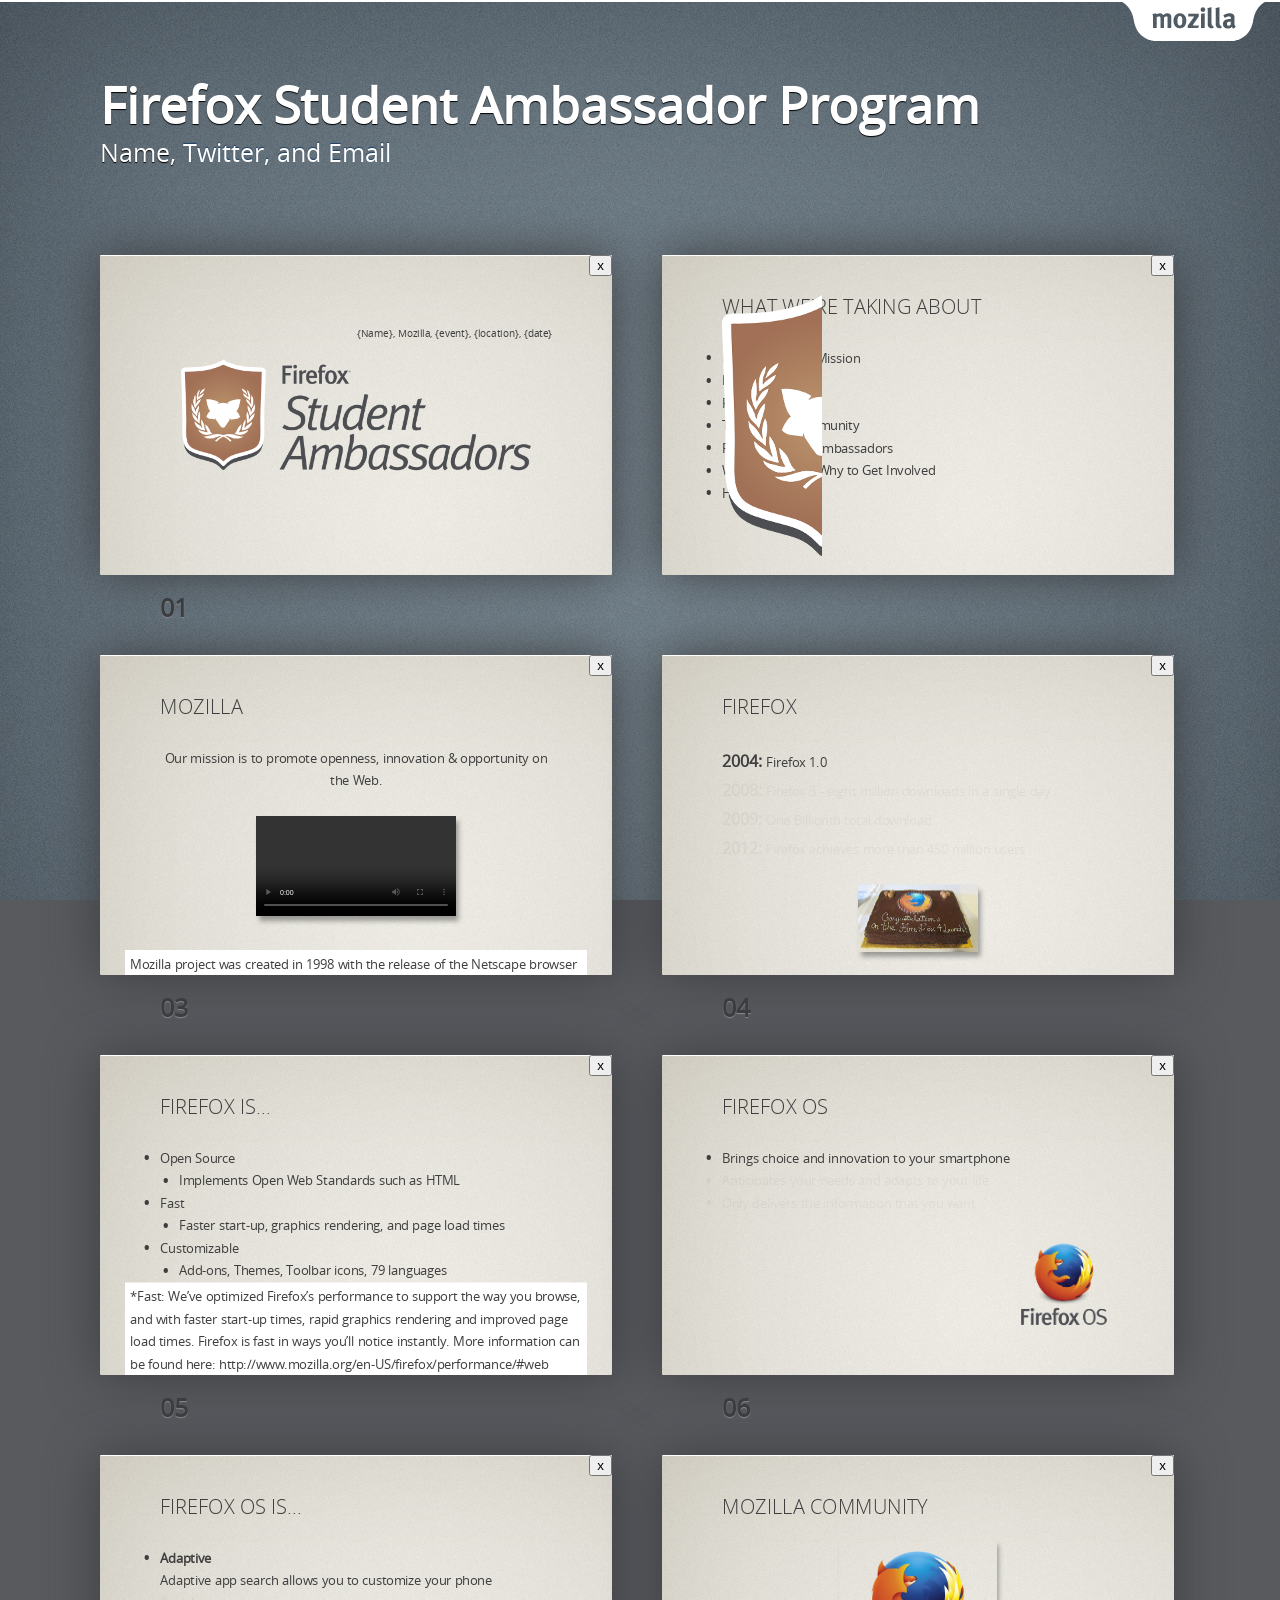
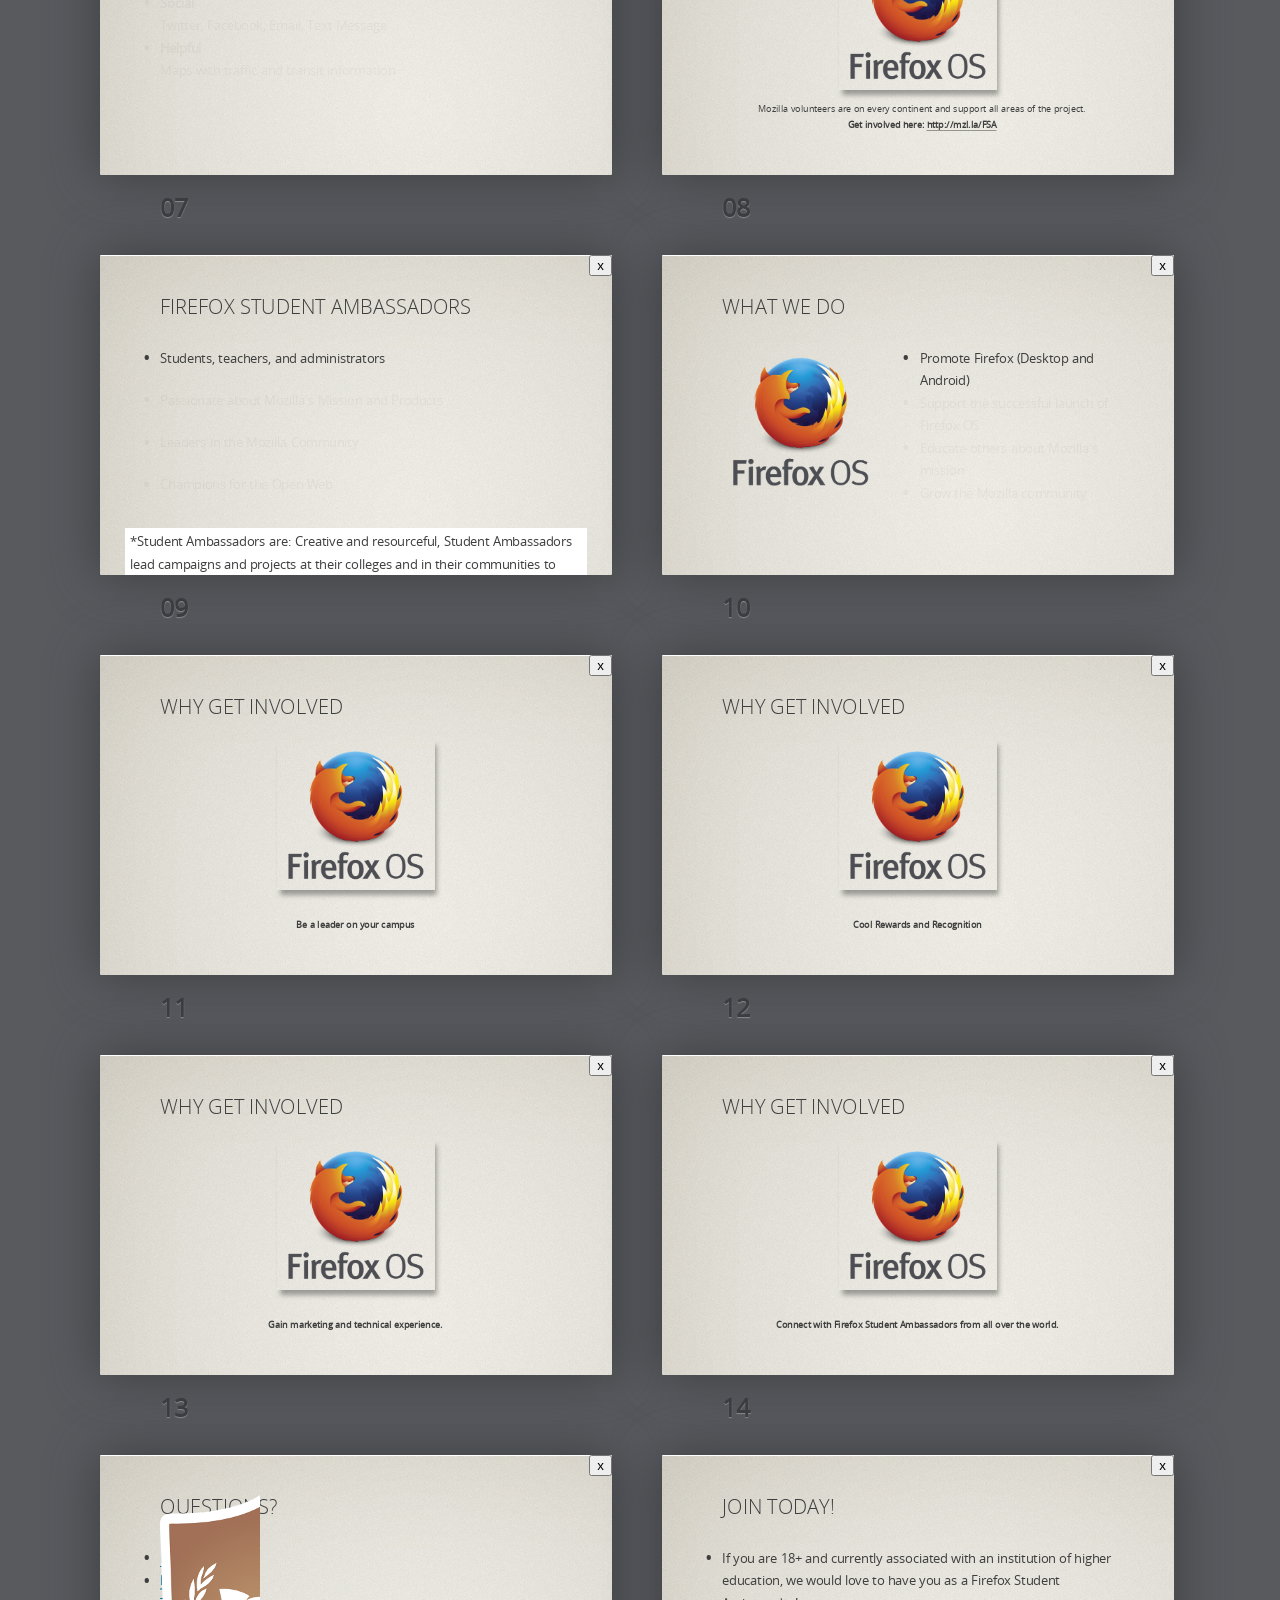
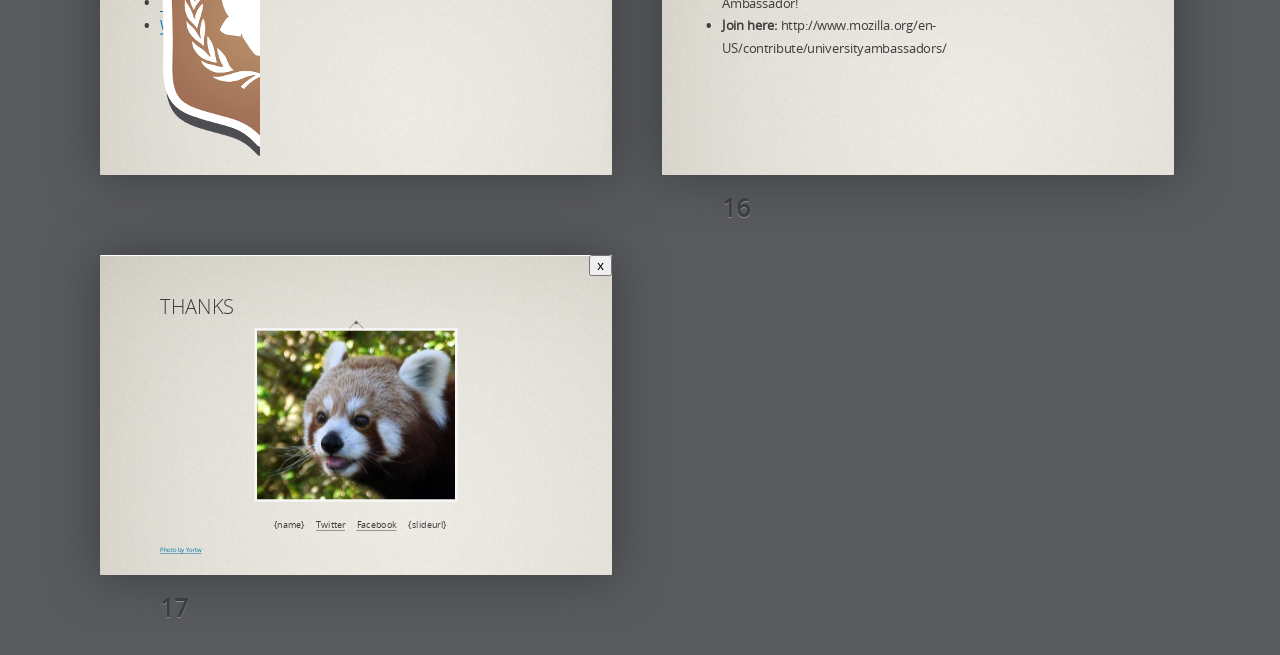
<file: index.html>
<!DOCTYPE HTML>
<html lang="en-US" class="fade">
<head>
  <title>Firefox Student Ambassador Program</title>
  <meta charset="UTF-8">
  <meta name="viewport" content="width=1274, user-scalable=no">
  <link rel="stylesheet" href="themes/mozilla/styles/style.css">
  <style type="text/css">

  </style>
</head>
<body class="list">

  <header class="caption">
    <h1>Firefox Student Ambassador Program</h1>
    <p class="footer">Name, <a href="http://twitter.com/">Twitter, </a> <a href="mailto:">and Email</a></p>
  </header>

  <div id="cover" class="slide"><div>
    <section>
      <header>
        <h2></h2>
      </header>
      <img src="pictures/fsa/fsa-wordmark.png" class="middle" width="700" alt="FSA">
      </img>
      <footer class="byline">{Name}, Mozilla, {event}, {location}, {date}</footer>
    <footer class="notes">
    </footer>
    </section>
  </div></div>

  <div id="agenda" class="slide fsa"><div>
    <section>
      <header>
        <h2>What We're Taking About</h2>
      </header>
      <ul>
        <li>Mozilla and our Mission 
        <li>Firefox  
        <li>Firefox OS</li>
        <li>The Mozilla Community</li>
        <li>Firefox Student Ambassadors</li>
        <li>What they Do & Why to Get Involved</li>
        <li>How to Join</li>
      </ul>
      <footer class="notes">
      </footer>
    </section>
  </div></div>

  <div id="mozilla-is" class="slide"><div>
    <section>
      <header>
        <h2>Mozilla</h2>
      </header>
      <div style="text-align:center">
        Our mission is to promote openness, innovation & opportunity on the Web.
      </div>
      <video width="400" controls class="middle shadow" style="margin-top:10%;">
        <source src="https://videos-cdn.mozilla.net/brand/Mozilla_2011_Story.webm" type="video/webm">
        </source>
      </video>
      <footer class="notes">
      Mozilla project was created in 1998 with the release of the Netscape browser suite source code in order to “harness the creative power of thousands of programmers on the internet and fuel unprecedented levels of innovation in the browser market.” By being open, Mozilla was setting itself up to be larger than any one company and providing people around the world with different ways to get involved in the free software movement. 
      Mozilla 1.0 was released in 2002 when over 90% of Internet users were on the web with Internet Explorer with the goal of “providing the best possible browsing experience to the widest possible set of people.” 2003 – Mozilla created the Mozilla Foundation to promote openness, innovation, and opportunity on the Internet. The Mozilla Foundation releases software (such as Firefox) and supports accessibility improvements on the Web. 
      </footer>
    </section>
  </div></div>

  <div id="firefox" class="slide"><div>
    <section>
      <header>
        <h2>Firefox</h2>
      </header>
      <ul class="inner nobull">
        <li class="active">
          <strong><font size="6">2004:</font></strong> Firefox 1.0
        </li><li>
          <strong><font size="6">2008:</font></strong> Firefox 3 - eight million downloads in a single day
        </li><li>
          <strong><font size="6">2009:</font></strong> One Billionth total download
        </li><li>
          <strong><font size="6">2012:</font></strong> Firefox achieves more than 450 million users   
        </li>
      </ul>
      <div style="text-align:center;">
        <img src="pictures/fsa/firefox_cake.jpg" 
                 alt="Firefox cake"
                 class="shadow">
      </div>
      <footer class="notes">
       The first version of Firefox was released in 2004 and in less than one year was downloaded over 100 million times. 
    In 2008, Firefox reached 20% of worldwide market share and Mozilla celebrated it’s 10th anniversary. In addition, they set a Guinness World Record for achieving over eight million downloads in a single day
    As if January 31, 2009 – Firefox had been downloaded over one billion times 
    As of October 2012, Firefox has more than 450 million users and competes with Google Chrome for the title of the second most used web browser (behind Internet Explorer) 
      </footer>
    </section>
  </div></div>

  <div id="manifesto" class="slide"><div>
    <section>
      <header>
        <h2>Firefox is...</h2>
      </header>
      <ul>
        <li>Open Source</li>
        <ul><li>Implements Open Web Standards such as HTML</li></ul>
        <li>Fast</li>
        <ul><li>Faster start-up, graphics rendering, and page load times</li></ul>
        <li>Customizable</li>
        <ul><li>Add-ons, Themes, Toolbar icons, 79 languages</li></ul>
        <li>Secure</li>
        <ul><li>Private Browsing, Do not Track, Web ID</li></ul>
      </ul>
      <footer class="notes">
        *Fast: We’ve optimized Firefox’s performance to support the way you browse, and with faster start-up times, rapid graphics rendering and improved page load times. Firefox is fast in ways you’ll notice instantly. More information can be found here: http://www.mozilla.org/en-US/firefox/performance/#web 
    *Customizable: You can customize Firefox to your exact needs in pretty much any possible way. Enhance functionality with extensions (add-ons), add style with Themes or even change the toolbar icons to be just the way you like. Firefox is also available in 89 locales (79 languages). More information can be found here: http://www.mozilla.org/en-US/firefox/central/
    *Secure: We’ve packed Firefox with highly advanced security features to keep you safe while you browse. And, as a non-profit organization, protecting your privacy by keeping you in control over your personal information is a key part of our mission. For more information about Private Browsing, Do not Track, Instant Web ID, and how to clear your recent history, please see here: http://www.mozilla.org/en-US/firefox/central/ 
      </footer>
    </section>
  </div></div>
  
  <div id="Firefox_OS" class="slide"><div>
    <section>
      <header>
        <h2>Firefox OS</h2>
      </header>
      <ul class="inner">
        <li class="active">Brings choice and innovation to your smartphone</li>
        <li>Anticipates your needs and adapts to your life</li>
        <li>Only delivers the information that you want</li>
      </ul>
      <img src="pictures/fsa/firefox-os_logo-wordmark_RGB-vertical.png" width="200" class="right" alt="Firefox OS">
      <footer class="notes">
        *In May 2013, Mozilla released Firefox OS into the world with the goal of bringing the same level of choice and innovation that they brought to desktop to your smartphone. 
    *Firefox OS anticipates your needs and adapts to your life while only delivering the information that you want. 
    *As of November 2013, Firefox OS phones have now been launched in 13 countries around the world and will continue to expand their reach in 2014.
      </footer>
    </section>
  </div></div>

  <div id="Firefox_OS_is" class="slide"><div>
    <section>
      <header>
        <h2>Firefox OS is...</h2>
      </header>
      <ul class="inner">
        <li class="active"><strong>Adaptive</strong><br>Adaptive app search allows you to customize your phone</li>
        <li><strong>Social</strong><br>Twitter, Facebook, Email, Text Message</li>
        <li><strong>Helpful</strong><br>Maps with traffic and transit information</li>
      </ul>
      <footer class="notes">
        *Adaptive: Firefox Marketplace Includes popular, big name apps, but also local content that means the most to you and your life. Can customize your phone based on your interests and apps. 
    *Social: You can import your contacts directly from Facebook and share updates instantly. You can also utilize built-in style filters to customize and then share your photos. Firefox OS can also connect you to your favorite radio stations and music. 
    *Helpful: Comes with installed maps feature that can help with directions, traffic, and local transit information 
      </footer>
    </section>
  </div></div>

   <div id="Mozilla_Community" class="slide"><div>
    <section>
      <header>
        <h2>Mozilla Community</h2>
      </header>
      <img src="pictures/fsa/firefox-os_logo-wordmark_RGB-vertical.png" 
           class="middle shadow" height="300">
      <p class="demourl">Mozilla volunteers are on every continent and support all areas of the project.<br><strong>Get involved here: <a href="http://mzl.la/FSA">http://mzl.la/FSA</a></strong></p>
      <footer class="notes">
      *The success of the Mozilla mission depends on the participation of thousands of volunteers from around the globe. 
  *Mozilla has volunteers on every continent and in every area of the project. You don’t need to know how to code in order to volunteer! There are opportunities for you despite your skill level! 
      </footer>
    </section>
  </div></div>

  <div id="Firefox_Student_Ambassadors_Slide" class="slide"><div>
    <section>
      <header>
        <h2>Firefox Student Ambassadors</h2>
      </header>
       <ul class="inner">
        <li style="margin-top:5%;" class="active">Students, teachers, and administrators</li>
        <li style="margin-top:5%;">Passionate about Mozilla's Mission and Products</li>
        <li style="margin-top:5%;">Leaders in the Mozilla Community</li>
        <li style="margin-top:5%;">Champions for the Open Web</li>
      </ul>
      <footer class="notes">
        *Student Ambassadors are:
      Creative and resourceful, Student Ambassadors lead campaigns and projects at their colleges and in their communities to encourage others to contribute to Mozilla (and utilize our products). Together, Firefox Student Ambassadors play a large role in helping to improve the global experience of people on the Web. The program is open to those students 18+ as well as those individuals currently associated with a college or university (including professors and administrators) 
      Individuals who are passionate about Mozilla 
      Students, teachers, and administrators who want to raise awareness about the many benefits of using Firefox and other Mozilla products (not just limited to students) 
      Leaders in the Mozilla Community and at their schools who are driving campaigns and projects on their campus to encourage others to contribute to Mozilla
      Over 7,000 creative and resourceful champions for the open web around the world. 

      </footer>
    </section>
  </div></div>
  
   <div id="what_we_do" class="slide"><div>
    <section>
      <header>
        <h2>What We Do</h2>
      </header>
      <img src="pictures/fsa/firefox-os_logo-wordmark_RGB-vertical.png" 
           class="left" height="300" 
           alt="Jumping Picture">
      <ul class="inner">
        <li class="active">Promote Firefox (Desktop and Android)</li>
        <li>Support the successful launch of Firefox OS</li>
        <li>Educate others about Mozilla's mission</li>
        <li>Grow the Mozilla community</li>
      </ul>
      <footer class="notes">
       *The Firefox Student Ambassador program empowers students with the tools, resources, and training to complete these activities: 
    *Promote Firefox (Desktop and Android) through our Campus Affiliates Buttons
    *Support the successful launch of Firefox OS through the Mobilizer program, hosting App Days, and our App of the Month Contest
    *Grow the Mozilla Community through on-campus activities, events, social media promotion, and the work of our Regional Marketing Ambassadors
      </footer>
    </section>
  </div></div>
  
  <div id="Why Get Involved" class="slide"><div>
    <section>
      <header>
        <h2>Why Get Involved</h2>
      </header>
      <img src="pictures/fsa/firefox-os_logo-wordmark_RGB-vertical.png" 
           class="middle shadow" height="300">
      <ul class="oneline demourl"> 
        <li><strong>Be a leader on your campus</strong></li>
      </small>
      <footer class="notes">
       *Leadership Roles: Become the Lead of a Firefox Club!

      </footer>
    </section>
  </div></div>
  
  <div id="Why_Get_Involved_2" class="slide"><div>
    <section>
      <header>
        <h2>Why Get Involved</h2>
      </header>
      <img src="pictures/fsa/firefox-os_logo-wordmark_RGB-vertical.png" 
           class="middle shadow" height="300">
      <ul class="oneline demourl"> 
        <li><strong>Cool Rewards and Recognition</strong></li>
      </small>
      <footer class="notes">
      </footer>
    </section>
  </div></div>
  
  <div id="Why_Get_Involved_3" class="slide"><div>
    <section>
      <header>
        <h2>Why Get Involved</h2>
      </header>
      <img src="pictures/fsa/firefox-os_logo-wordmark_RGB-vertical.png" 
           class="middle shadow" height="300">
      <ul class="oneline demourl"> 
        <li><strong>Gain marketing and technical experience.</strong></li>
      </small>
      <footer class="notes">
        *Help promote the open web and gain marketing experience 
      </footer>
    </section>
  </div></div>
  
  <div id="Why_Get_Involved_4" class="slide"><div>
    <section>
      <header>
        <h2>Why Get Involved</h2>
      </header>
      <img src="pictures/fsa/firefox-os_logo-wordmark_RGB-vertical.png" 
           class="middle shadow" height="300">
      <ul class="oneline demourl"> 
        <li><strong>Connect with Firefox Student Ambassadors from all over the world.</strong></li>
      </small>
      <footer class="notes">
        *Help grow our global community (and spread our mission) around the world
      </footer>
    </section>
  </div></div>
  
   <div id="Questions" class="slide fsa"><div>
    <section>
      <header>
        <h2>Questions?</h2>
      </header>
      <ul>
        <li><a href="http://dropbox.com">Email</a></li>
        <li><a href="https://www.facebook.com/Firefox.Student.Ambassadors">Facebook</a></li> 
        <li><a href="https://twitter.com/mozstudents">Twitter</a></li>
        <li><a href="https://wiki.mozilla.org/StudentAmbassadors">Wiki</a></li>
      </ul>
      <footer class="notes">
      </footer>
    </section>
  </div></div>
  
  <div id="Join_Today_Slide" class="slide"><div>
    <section>
      <header>
        <h2>Join Today!</h2>
      </header>
       <ul>
        <li>If you are 18+ and currently associated with an institution of higher education, we would love to have you as a Firefox Student Ambassador!</li>
        <li><strong>Join here:</strong> http://www.mozilla.org/en-US/contribute/universityambassadors/</li>
      </ul>
      <footer class="notes">
      For more information about joining Firefox Student Ambassadors, please see here: https://wiki.mozilla.org/StudentAmbassadors/Join 
      </footer>
    </section>
  </div></div>

  <div id="thanks" class="slide"><div>
    <section>
      <header>
        <h2>Thanks</h2>
      </header>
        <figure class="frame middle swing">
        <img src="pictures/mozillaoverview/redpanda.jpg"
             alt="Red panda (Firefox)">
        </figure>
      <ul class="oneline demourl">
        <li>{name}</li>
        <li><a href="http://twitter.com/mozstudents">Twitter</a></li>
        <li><a href="https://www.facebook.com/Firefox.Student.Ambassadors">Facebook</a></li>
          {slideurl}
        </a></li>
      </ul>
      <small class="credits">
        <a href="http://www.flickr.com/photos/yortw/5798336827/">
          Photo by Yortw
        </a>
      </small>
    <footer class="notes">
      Thanks for listening!
    </footer>
    </section>
  </div></div>

  <div class="progress"><div></div></div>
  <script src="scripts/script.js"></script>
  <!-- Copyright © 2010–2012 Vadim Makeev — pepelsbey.net -->
</body>
</html>
</file>
<file: themes/mozilla/styles/style.css>
/*
	Mozilla theme for Shower presentation template: http://github.com/pepelsbey/shower
	Copyright © 2010–2011 Vadim Makeev, http://pepelsbey.net/
	Licensed under MIT license: https://github.com/pepelsbey/shower/wiki/License
	Theme by Chris Heilmann http://christianheilmann.com @codepo8
*/

@import url(fonts.css);
@import url(reset.css);

BODY {
	font:25px/1.8 'OpenSansRegular', sans-serif;
	counter-reset:paging;
	}

body:after {
	position:absolute;
	top:0;
	right:10px;
	width:153px;
	height:41px;
	background:url(../images/tab-2.png);
	content:'';
	}


/* Slide
---------------------------------------- */
.slide button.cb {
	position: absolute;
	top: 80px;
	right: 0;
}
.full .slide button.cb {
	display: none;
}
.inactive {
	opacity: .5;
}
.slide:after {
	counter-increment:paging;
	content:counter(paging, decimal-leading-zero);
	}
.slide section {
	padding:80px 120px 0;
	width:784px;
	height:560px;
	background:url(../images/bg-sandstone-2.png);
	color:rgb(62,62,62);
	}

/* FSA Logo on page side
Add class .fsa on slide to use it */

.slide.fsa:after {
	position:absolute;
	top:30%;
	left:90.2%;
	width:100px;
	background:url(../images/fsa-logo.png);
	background-repeat: no-repeat;
	content:'';
	}

/* 
	No numbering in the progress bar:
  add "nonumbers" class to <html> 
*/
.nonumbers .full .slide:after{
	content: '';
	}

/* 
	Smooth fading in between slides: 
	add "fade" class to <html>
*/
.fade .full .slide section {
	-webkit-transition: opacity 1s;
		 -moz-transition: opacity 1s;
	    -ms-transition: opacity 1s;
       -o-transition: opacity 1s;
	        transition: opacity 1s;
  opacity: 0;
}
.fade .full .slide:target section { 
	opacity: 1; 
}
.fade .full .slide { 
	background: url(../images/bg-sandstone-2.png); 
}
/* 
	Picture frame
*/
.frame {
	display:block;
}
.shadow {
	 box-shadow: 5px 10px 10px rgba(0,0,0,.35);
}
.frame img {

  border: 5px solid #f8f8f8; z-index: 2; display: block; 
}
.frame::after {
  content: '';
  display: block;
  position: absolute;
  top: -10px;
  left: 50%;
  margin-left: -10px;
  width: 20px;
  height: 20px;
  -webkit-transform: rotate(45deg);
  -moz-transform: rotate(45deg );
  -ms-transform: rotate(45deg );
  -o-transform: rotate(45deg );
  transform: rotate(45deg);
  border-style: solid;
  border-color: #666;
  border-width: 1px 0 0 1px;
}
.frame::before {
  content: '';
  display: block;
  width: 5px;
  height: 5px;
  background-image: 
    -webkit-linear-gradient(top, #f1f1f1 0%, #333 80%, #000 95%);
  background-image:
    -moz-linear-gradient(to bottom, #f1f1f1 0%, #333 80%, #000 95%);
  background-image: 
    linear-gradient(to bottom, #f1f1f1 0%, #333 80%, #000 95%);
  border-radius: 50%;
  border: 1px solid #666;
  position: absolute;
  top: -15px;
  left: 50%;
  margin-left: -3px;
}



/* Header */
.slide header {
	margin:0 0 58px;
	color:rgb(62,62,62);
	text-transform: uppercase;
	font:lighter 40px/1.13 'OpenSansLight', sans-serif;
	}

/* Elements */
.slide p {
	margin:0 0 45px;
	}
.slide p.note {
	color:#888;
	}
.slide a {
	border-bottom:0.1em solid;
	color:#0174A7;
	text-decoration:none;
	}
.slide a[target=_blank] {
	margin-right:22px;
	}
.slide a[target=_blank]:after {
	position:absolute;
	margin-left:7px;
	font-family:'Target Blank';
	content:'\005E';
	}
.slide b,
.slide strong {
	font-weight:bold;
	}
.slide i,
.slide em {
	font-style:italic;
	}
.slide kbd,
.slide code {
	padding:3px 8px;
	-webkit-border-radius:8px;
	-moz-border-radius:8px;
	border-radius:8px;
	background:#FAFAA2;
	color:#000;
	-webkit-tab-size:4;
	-moz-tab-size:4;
	-o-tab-size:4;
	tab-size:4;
	font-family:'monaco', 'courier', monospace;
	}

/* Quote */
.slide blockquote {
	font-style:italic;
	font-size: 40px;
	}
.slide blockquote.lots {
	font-style:italic;
	font-size: 30px;
	}	
.slide blockquote:before {
	position:absolute;
	margin:-15px 0 0 -80px;
	color:#666;
	font:200px/1 'Open Sans', sans-serif;
	content:'\201C'; /* ldquo */
	}
blockquote .quotesource {
	font-size: 20px;
	text-align: right;
}

/* Lists */
.slide ol,
.slide ul {
	margin:0 0 45px;
	counter-reset:list;
	}
	.slide ul ul,
	.slide ol ul,
	.slide ol ol,
	.slide ul ol {
		margin:0 0 0 38px;
		}
	.slide ol > li:before,
	.slide ul > li:before {
		position:absolute;
		margin-left:-120px;
		width:100px;
		color:rgb(62,62,62);
		text-align:right;
		}
	.slide ul > li:before {
		content:'\2022'; /* bull */
		line-height:1.1;
		font-size:40px;
		}
	.slide ol > li:before {
		counter-increment:list;
		content:counter(list)'.';
		}
  /* Inner navigation */
  .inner li {
    opacity: 0.05;
    -webkit-transition: opacity 1s;
	     -moz-transition: opacity 1s;
	       -o-transition: opacity 1s;
            transition: opacity 1s;
	  }
  .inner .active {
    opacity: 1;
  }

/* Code */
.slide pre {
	margin:0 0 45px;
	counter-reset:code;
	white-space:normal;
	}
	.slide pre code {
		display:block;
		padding:0;
		background:none;
		white-space:pre;
		}
	.slide pre code:before {
		position:absolute;
		margin:0 0 0 -120px;
		width:110px;
		color:rgb(182, 182, 182);
		text-align:right;
		counter-increment:code;
		content:counter(code, decimal-leading-zero)'.';
		}
	.slide pre mark {
		padding:3px 8px;
		-webkit-border-radius:8px;
		-moz-border-radius:8px;
		border-radius:8px;
		background:#FAFAA2;
		color:#000;
		font-style:normal;
		}
	.slide pre .important {
		background:#C00;
		color:#FFF;
		font-weight:normal;
		}
	.slide pre .comment {
		padding:0;
		background:none;
		color:#888;
		}

/* Cover */
.slide.cover section {
	background:#000;
	overflow:hidden;
	}
	.slide.cover section:before {
		display:none;
	}
	.slide.cover .byline {
		color: #fff;
		text-align: right;
		position: absolute;
		bottom: 10px;
		right: 10px;
	}
.slide.cover img,
.slide.cover svg,
.slide.cover video,
.slide.cover object {
	position:absolute;
	top:0;
	left:50%;
	z-index:-1;
	height:100%;
	-webkit-transform:translateX(-50%);
	-moz-transform:translateX(-50%);
	-ms-transform:translateX(-50%);
	-o-transform:translateX(-50%);
	transform:translateX(-50%);
	}
.slide.cover.w img,
.slide.cover.w svg,
.slide.cover.w video,
.slide.cover.w object {
	top:50%;
	left:0;
	width:100%;
	height:auto;
	-webkit-transform:translateY(-50%);
	-moz-transform:translateY(-50%);
	-ms-transform:translateY(-50%);
	-o-transform:translateY(-50%);
	transform:translateY(-50%);
	}

/* Shout */
.slide.shout section:before {
	display:none;
	}
.slide.shout h2 {
	position:absolute;
	top:50%;
	left:0;
	width:100%;
	text-align:center;
	line-height:1;
	font-size:150px;
	-webkit-transform:translateY(-50%);
	-moz-transform:translateY(-50%);
	-ms-transform:translateY(-50%);
	-o-transform:translateY(-50%);
	transform:translateY(-50%);
	}
	.slide.shout h2 a[target=_blank] {
		margin:0;
		}
		.slide.shout h2 a[target=_blank]:after {
			content:'';
			}

.slide.oneline section:before {
	display:none;
	}
.slide.oneline h2 {
	position:absolute;
	top:50%;
	width:100%;
	text-align:left;
	line-height:1;
	font-size:70px;
	-webkit-transform:translateY(-50%);
	-moz-transform:translateY(-50%);
	-ms-transform:translateY(-50%);
	-o-transform:translateY(-50%);
	transform:translateY(-50%);
	}
	.slide.oneline h2 a[target=_blank] {
		margin:0;
		}
		.slide.oneline h2 a[target=_blank]:after {
			content:'';
			}


/* Middle */
.middle {
	position:absolute;
	top:50%;
	left:50%;
	-webkit-transform:translate(-50%, -50%);
	-moz-transform:translate(-50%, -50%);
	-ms-transform:translate(-50%, -50%);
	-o-transform:translate(-50%, -50%);
	transform:translate(-50%, -50%);
	}
	

/* List
---------------------------------------- */
.list {
	float:left;
	padding:80px 0 80px 100px;
	background:#585A5E url(../images/bg-darkgrey-2.png) fixed;
	}

/* Caption */
.list .caption {
	color:#fff;
	text-shadow:0 1px 1px #000;
	}
	.list .caption h1 {
		font:bold 50px/1 'OpenSansRegular', sans-serif;
		}
	.list .caption a {
		color:#fff;
		text-shadow:0 -1px 1px #1F3F60;
		text-decoration:none;
		}
	.list .caption a:hover {
		color:#5ca4ed;
		}

/* Slide */
.list .slide {
	position:relative;
	float:left;
	margin:0 50px 0 0;
	padding:80px 0 0;
	}
	.list .slide:after {
		position:absolute;
		bottom:-45px;
		left:60px;
		color:#3C3D40;
		text-shadow:0 1px 1px #8D8E90;
		line-height:1;
		font-weight:bold;
		font-size:25px;
		}
	.list .slide:target:after {
		text-shadow:0 -1px 1px #1F3F60;
		color:#fff;
		}
	.list .slide > div {
		position:relative;
		overflow:hidden;
		width:512px;
		height:320px;
		box-shadow:0 0 50px #3C3D40;
		border-radius:1px;
		background:rgba(0, 0, 0, 0.3);
		}
	.list .slide > div:hover {
		box-shadow:
			0 0 0 10px rgba(60, 61, 64, 0.6),
			0 0 50px #3C3D40;
		}
	.list .slide:target > div {
		box-shadow:
			0 0 0 10px rgba(240,240,240, 1),
			0 0 50px #3C3D40;
		}
	.list .slide section {
		-webkit-transform-origin:0 0;
		-webkit-transform:scale(0.5);
		-moz-transform-origin:0 0;
		-moz-transform:scale(0.5);
		-ms-transform-origin:0 0;
		-ms-transform:scale(0.5);
		-o-transform-origin:0 0;
		-o-transform:scale(0.5);
		transform-origin:0 0;
		transform:scale(0.5);
		}
		.list .slide section:after {
			position:absolute;
			top:0;
			right:0;
			bottom:0;
			left:0;
			content:'';
			}

/* Small */
@media all and (max-width:1274px) {
	.list .slide:after {
		left:30px;
		}
	.list .slide > div {
		width:256px;
		height:160px;
		}
	.list .slide section {
		-webkit-transform:scale(0.25);
		-moz-transform:scale(0.25);
		-ms-transform:scale(0.25);
		-o-transform:scale(0.25);
		transform:scale(0.25);
		}
	}

/* Full
---------------------------------------- */
.full {
	position:absolute;
	top:50%;
	left:50%;
	overflow:hidden;
	margin:-320px 0 0 -512px;
	width:1024px;
	height:640px;
	background:#000;
	}
	.full .caption {
		display:none;
		}
	.full .slide {
		position:absolute;
		visibility:hidden;
		}
		.full .slide:target {
			visibility:visible;
			}
		.full .slide:after {
			position:absolute;
			bottom:20px;
			right:90px;
			font-size: 16px;
			color:rgba(62,62,62,0.6);
			line-height:1;
			}
		.full .slide section {
			-webkit-transform:scale(1);
			-moz-transform:scale(1);
			-ms-transform:scale(1);
			-o-transform:scale(1);
			transform:scale(1);
			padding: 40px 120px;
			}
		.full .slide.cover {
			z-index:1;
			}
			.full .slide.cover:after,
			.full .slide.shout:after {
				content:'';
				}

/* Progress */
.full .progress {
	position:absolute;
	right:118px;
	bottom:20px;
	left:118px;
	border-radius:2px;
	border:2px solid rgba(62,62,62, 0.3);
	}
	.full .progress DIV {
		width:0;
		height:10px;
		border-radius:2px;
		background:rgba(62, 62, 62, 0.2);
		-webkit-transition:width 0.2s linear;
		-moz-transition:width 0.2s linear;
		-ms-transition:width 0.2s linear;
		-o-transition:width 0.2s linear;
		transition:width 0.2s linear;
		}
.full .progress-off {
	z-index:1;
	}
	
/* special content styles */
.byline{
	font-size: 20px;
	text-align: right;
	}

small.byline{
	position: absolute;
	font-size: 15px;
	text-align: right;
	bottom: 70px;
	right: 125px;
	}
.right {
	float: right;
	position: relative;
	}
.left {
	float: left;
	position: relative;
	padding-right: 80px;
	}
.credits {
	font-size: 12px;
	position: absolute;
	bottom: 40px;
	left: 120px;
	}
.demourl {
	font-size: 18px;
	position: absolute;
	bottom: 40px;
	width: 800px;
	text-align: center;
	}
.demourl a {
	color:inherit;
	}
.cover h2, .cover a {
	color:#fff;
	background: rgba(0,0,0,0.6);
	padding: 5px 10px;
	border-bottom: none;
	text-decoration: none;
	}
.longlist {
	font-size: 20px;
	}
.slide ul.longlist  li:before {
	content:'\2022'; /* bull */
	line-height:1.1;
	font-size:30px;
	}
.lots li {
  float: left;
  width: 33%;
  font-size: 24px;
}
.slide ul.lots li:before {
	content:'\2022'; /* bull */
	line-height:1.3;
	font-size:30px;
	}

ul.oneline li { 
	display: inline; 
	padding-right: 1em; 
	}
ul.oneline li::before, ul.nobull li::before { 
	content: '';
}
ul.inline li { 
	display: inline; 
	padding-right: 0.2em; 
	}
ul.inline li::before { 
	content: '';
	}
ul.inline li::after { 
	content: ', ';
	}
ul.inline li:last-child::after {	
	content: '.';	
	}

/* Notes */		
.full .slide .notes {
	display:none;
	}
.full .peek .notes {
	display: block;
	z-index: 20;
	font-size: 15px;
}
.full .notes, .list .notes {
	background: #fff;
	padding: 5px 10px;
	z-index: 10;
	display: block;
	position: absolute;
	bottom: -500px;
	left: 50px;
	right: 50px;
	-webkit-transition: bottom .5s;
	-moz-transition: bottom .5s;
	-ms-transition: bottom .5s;
	-o-transition: bottom .5s;
	transition: bottom .5s;
}
.list .slide:hover .notes {
	bottom: 15px;
}
.full .notes {
	bottom: 15px;
}

/* Live demos */

* [contenteditable] {
    display: block;
    white-space: pre;
    padding: 10px;
    transition: 1s;
    -webkit-transition: 1s;
  }
* [contenteditable]:focus {
  background: #f8f8f8;

}

/* Meta */ 
.talkdescription {
  font-size: 12px;
  color: #fff;
  width: 80%;
}
.full .talkdescription {
  display: none;
}
.abstract {
	margin: 1em 0;
	font-size: 14px;
	background: rgba(0,0,0, .7);
	padding: .5em;
}

/* 	Animations */

.smoothdemo {
	transition: 0.5s;
	-webkit-transition: 0.5s;
}

.full .slide:target .swing {
  -moz-animation: swing linear 2s infinite;
  -moz-transform-origin: 0 -55%;
  -webkit-animation: swing ease-in-out 2s infinite;
  -webkit-transform-origin: 0 -55%;
  -o-animation: swing ease-in-out 2s infinite;
  -o-transform-origin: 0 -55%;
  animation: swing ease-in-out 2s infinite;
  transform-origin: 0 -55%;
}
@-moz-keyframes swing {
  0%   { -moz-transform: rotate3d(0deg,0,0) translate3d(-50%, -50%, 0); }
  25%  { -moz-transform: rotate(3deg) translate(-50%, -50%); }
  50%  { -moz-transform: rotate(0deg) translate(-50%, -50%); }
  75%  { -moz-transform: rotate(-3deg) translate(-50%, -50%); }
  100% { -moz-transform: rotate(0deg) translate(-50%, -50%); }
}
@-webkit-keyframes swing {
  0%   {-webkit-transform: rotate(-3deg) translate(-50%, -50%); }
  50%  {-webkit-transform: rotate(3deg) translate(-50%, -50%); }
  100% {-webkit-transform: rotate(-3deg) translate(-50%, -50%); }
}

@-o-keyframes swing {
  0%   { -o-transform: rotate(-3deg) translate(-50%, -50%); }
  50%  { -o-transform: rotate(3deg) translate(-50%, -50%); }
  100% { -o-transform: rotate(-3deg) translate(-50%, -50%); }
}
@keyframes swing {
  0%   { transform: rotate(-3deg) translate(-50%, -50%); }
  50%  { transform: rotate(3deg) translate(-50%, -50%); }
  100% { transform: rotate(-3deg) translate(-50%, -50%); }
}
</file>
